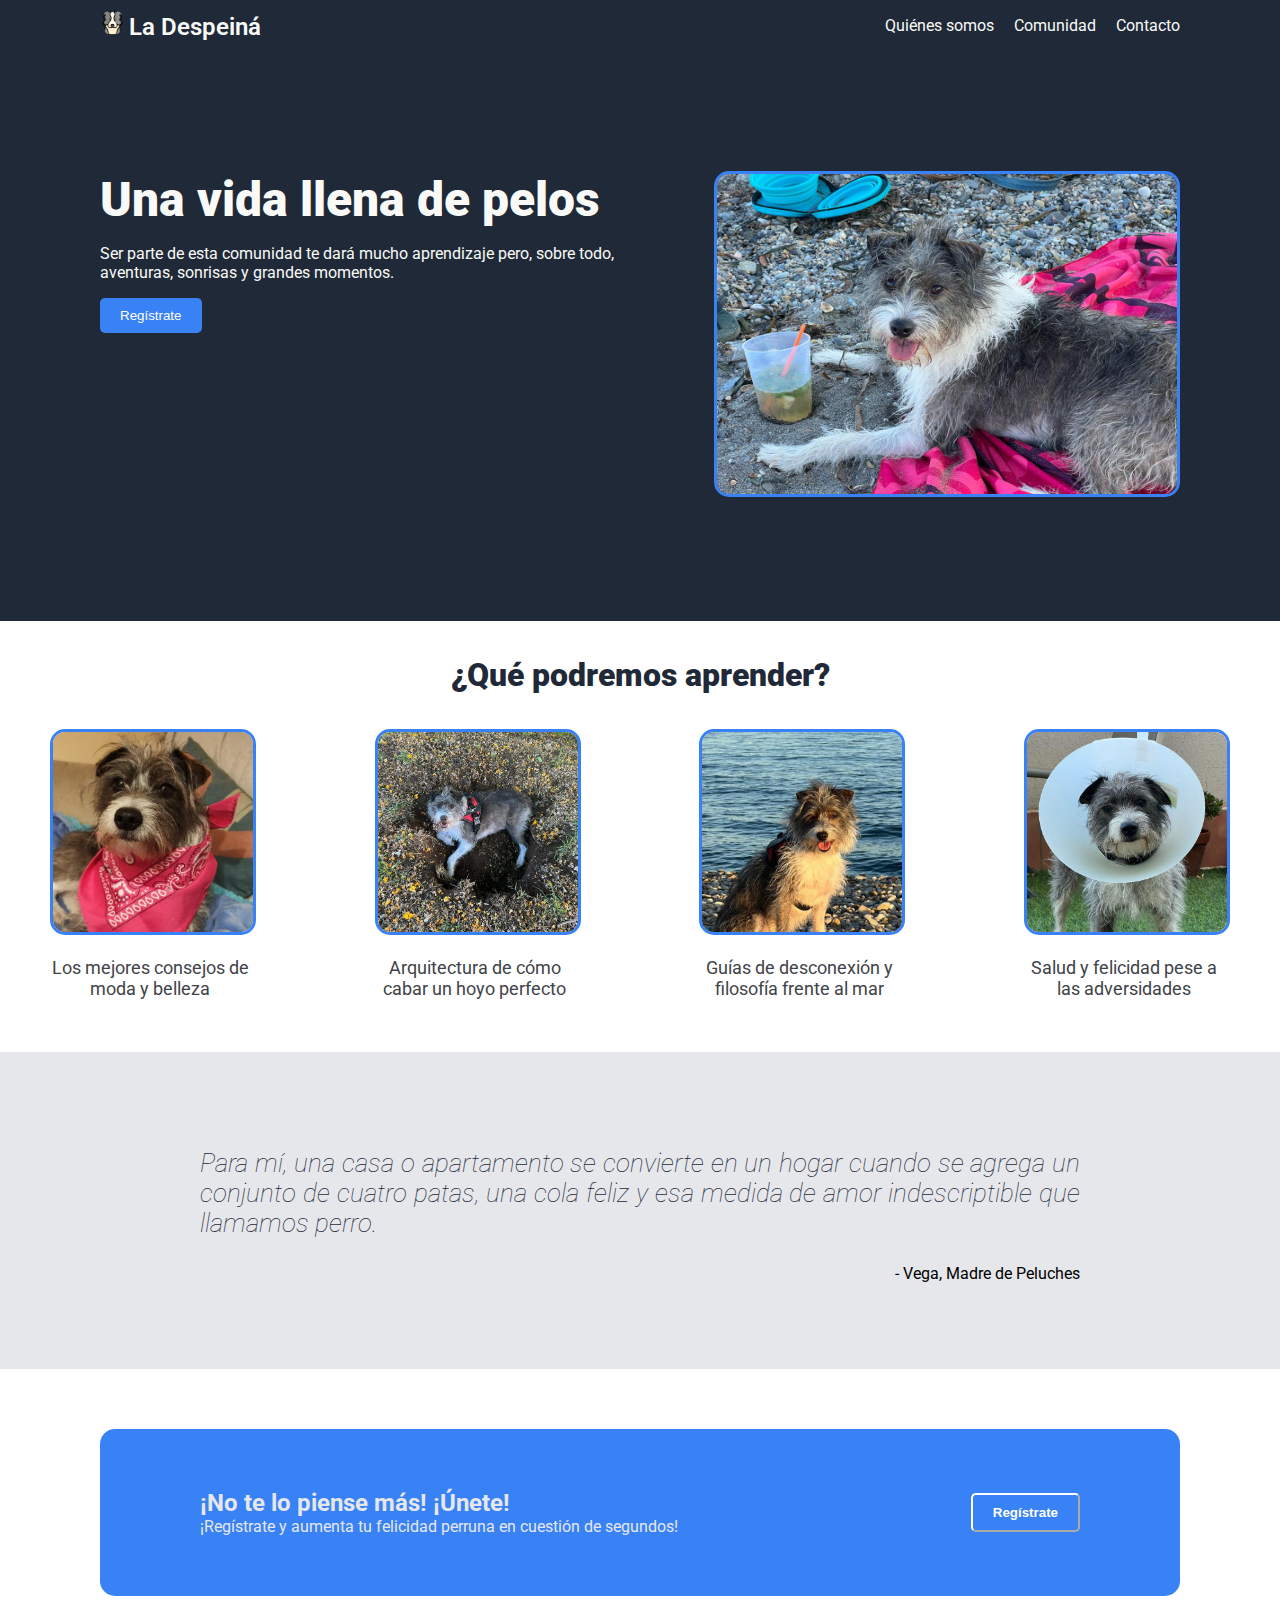
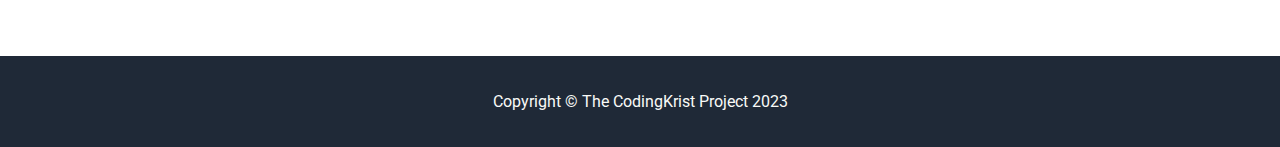
<file: index.html>
<!DOCTYPE html>
<html lang="es">
<head>
  <meta charset="UTF-8">
  <meta name="viewport" content="width=device-width, initial-scale=1.0">
  <title>¡La Despeiná!</title>
  <link rel="stylesheet" href="./styles.css" />
  <!-- para poner una imagen en el título de la pestaña añadimos lo siguiente: -->
  <link rel="icon" type="image/png" href="./images/iconvega.png">
</head>
<body>
  <!-- trying the comment line, shortcut: Ctrl + / -->
  <div class="title">
    <a href="./index.html"><img class="logo" width="25" height="25" src="./images/iconvega.png"> <h3>La Despeiná</h3></a>
    <ul>
      <li><a href="./linkone">Quiénes somos</a></li>
      <li><a href="./linktwo">Comunidad</a></li>
      <li><a href="./linkthree">Contacto</a></li>
    </ul>
  </div> 
  <div class="header">
    <div class="onehead">
      <h1>Una vida llena de pelos</h1>
      <p>Ser parte de esta comunidad te dará mucho aprendizaje pero, sobre todo, aventuras, sonrisas y grandes momentos.</p>
      <button class="my-button">Regístrate</button>
    </div>  
    <div class="twohead"> 
      <img class="portada" width="460" height="320" src="./images/vegaprincipal.jpeg" alt="Vega despeinada">
    </div>  
  </div>
  <div class="images">
    <div class="randominfo"><h2>¿Qué podremos aprender?</h2></div>

    <div class="squares">
      <div>
        <img id="moda" width="200" height="200" src="./images/moda.jpeg" alt="Image description">
        <p class="text">Los mejores consejos de moda y belleza</p>
      </div>
      <div>
        <img id="agujero" width="200" height="200" src="./images/agujero.jpeg" alt="Image description">
        <p class="text">Arquitectura de cómo cabar un hoyo perfecto</p>
      </div>
      <div>
        <img id="filosofa" width="200" height="200" src="./images/filosofa.jpeg" alt="Image description">
        <p class="text">Guías de desconexión y filosofía frente al mar</p>
      </div>
      <div>
        <img id="lampara" width="200" height="200" src="./images/lampara.jpeg" alt="Image description">
        <p class="text">Salud y felicidad pese a las adversidades</p>
      </div>
    </div>
  </div>

  <div class="quote">
    <p class="phrase">Para mí, una casa o apartamento se convierte en un hogar cuando se agrega un conjunto de cuatro patas, una cola feliz y esa medida de amor indescriptible que llamamos perro.</p>
    <p class="author">- Vega, Madre de Peluches</p>
  </div>

  <div class="signup">
    <div class="container">
      <div>
        <p class="lineone">¡No te lo piense más! ¡Únete!</p>
        <p class="linetwo">¡Regístrate y aumenta tu felicidad perruna en cuestión de segundos!</p>
      </div>
      <button class="twobutton">Regístrate</button>
    </div>
  </div>

  <div class="bottom">
    <p>Copyright © The CodingKrist Project 2023</p>
  </div>
  
  <script src="./main.js"></script>
</body>
</html>
</file>
<file: styles.css>
/* Para introducir una fuente diferente añadimos font-face con la dirección en nuestra carpeta y luego introducimos en body las fuentes a utilizar en la web */

@import url('https://fonts.googleapis.com/css2?family=Roboto:wght@300;400;500;700;900&display=swap');

/* Para eliminar los bordes por defecto en la web quitamos de body y img el margin y el padding: */

body, img{
    margin:0;
    padding:0;
}

body {
    font-family: 'Roboto', sans-serif;
}

.title,
.header,
.bottom {
    background-color: #1F2937;
    color: #F9FAF8;
}
 
.title {
    padding: 0px 100px 120px 100px;
    margin: 0;
    border: 0;
    display:flex;
    justify-content: space-between;
    align-items: center;
}

h3, h2, h1 {
/* para que no haga saltos de página ponemos display: inline; */
display: inline;
}

h3 {
    font-size: 24px;
    font-weight: 600;
    color: #F9FAF8;
}

h1 {
    font-size: 48px;
    font-weight: 900;  
}

h2 {
    font-size: 32px;
    font-weight: 900;
    color: #1F2937;
}

/* Para quitar los puntos de las listas utilizamos list-style: none; */

ul, li {
    display: flex;
    list-style: none;
    gap: 20px;
}

/* Para eliminar el subrayado y cambiar el color de los links utilizamos lo siguiente: */
a:link, a:visited,  a:hover, a:active
{
    color: #F9FAF8;
    text-decoration: none;
}

.header {
    display:flex;
    justify-content: space-between;
    padding: 0px 100px 120px 100px;
    margin: 0;
    border: 0;
    gap: 60px;
}

.signup {
    padding: 0px 100px 0px 100px;
    margin: 0;
    border: 0;
}

.my-button {
    padding: 10px 20px;
    background-color: #3882F6;
    color: white;
    border: none;
    border-radius: 5px;
    cursor: pointer;
  }
  .my-button:hover {
    background-color: #58acf0;
  }
  .my-button:active {
    background-color: #3882F6;
  }

  .images {
    display: flex;
    flex-direction: column;
    padding-top: 35px;
  }

  .randominfo {
    justify-content: center;
    text-align: center;
  }

  .squares {
    display:flex;
    justify-content: space-between;
    align-items: center;
    padding: 35px 50px 35px 50px;
    flex-wrap: wrap;
    text-align: center;
    gap: 30px;
  }

  .squares p {
    max-width: 200px;
  }

  img {
    border-color:#3882F6;
    border-style: solid;
    border-width: 3px;
    border-radius: 15px;

  }

  .text {
    font-size: 18px;
    color: #404349;
  }

  .logo {
    border: none;
  }

  .quote {
    background-color: #E5E7EB;    
    padding: 70px 200px 70px 200px;
    
  }

  .phrase {
    text-align: justify;
    font-size: 26px;
    font-weight: 100;
    font-style: italic;
    color: #1F2937
  }

  .author {
    text-align: right;
    font-size: 16px;
  }

  .signup {
    padding: 60px 100px 60px 100px;
  }

  .container{
    display: flex;
    padding: 60px 100px;
    background-color: #3882F6;
    border-radius: 15px;
    align-items: center;
    justify-content: space-between;
  }


.lineone {
    font-size: 24px;
    font-weight: bold;
    color:#E5E7EB;
    
}

.linetwo{
    color: #E5E7EB;
}

.twobutton {
    padding: 10px 20px;
    background-color: #3882F6;
    color: white;
    border-color:#ffffff;
    border-radius: 5px;
    cursor: pointer;
    font-weight: bold;
}

.lineone,
.linetwo {
margin-bottom: 0;
margin-top: 0;
}

.bottom {
    padding: 20px 0px;
    text-align: center;
}
</file>
